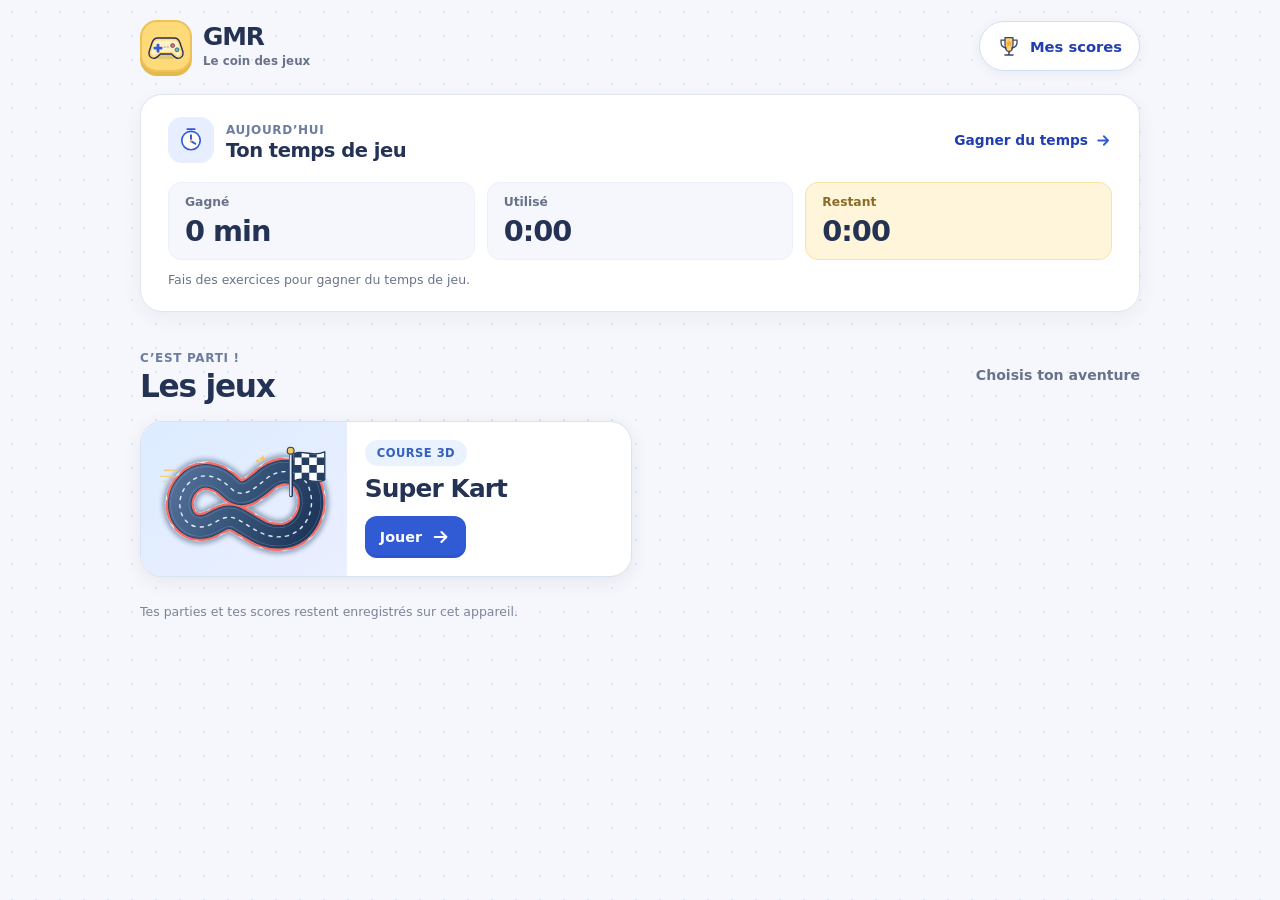
<file: index.html>
<!doctype html>
<html lang="fr">
  <head>
    <meta charset="utf-8">
    <meta name="viewport" content="width=device-width, initial-scale=1">
    <meta name="theme-color" content="#f6f7fc">
    <meta name="description" content="GMR : des petits jeux amusants à découvrir sur téléphone, tablette et ordinateur.">
    <title>GMR — Jeux</title>
    <link rel="stylesheet" href="./shared/site.css?v=20261114i">
    <script defer src="./games/catalog.js?v=20261114t"></script>
    <script defer src="./shared/game-state.js"></script>
    <script defer src="./shared/play-time.js?v=20261114b"></script>
    <script defer src="./shared/home.js?v=20261114t"></script>
    <script defer src="./shared/game-host.js?v=20261114-cache"></script>
  </head>
  <body class="home-body">
    <main class="page home-page">
      <header class="home-topbar">
        <a class="home-brand" href="./" aria-label="GMR, accueil">
          <span class="home-brand-mark">
            <img src="./shared/themes/classic-play/assets/gamepad.svg" alt="" width="36" height="36">
          </span>
          <span class="home-brand-text"><strong>GMR</strong><small>Le coin des jeux</small></span>
        </a>
        <a class="home-scores-link" href="./scores.html">
          <img src="./shared/themes/classic-play/assets/trophy.svg" alt="" width="24" height="24">
          <span>Mes scores</span>
        </a>
      </header>

      <section class="gmr-daily-panel" aria-labelledby="gmr-daily-title">
        <div class="daily-heading">
          <div class="daily-heading-title">
            <span class="daily-icon"><img src="./shared/themes/classic-play/assets/clock.svg" alt="" width="26" height="26"></span>
            <div>
              <span class="daily-eyebrow">Aujourd’hui</span>
              <h2 id="gmr-daily-title">Ton temps de jeu</h2>
            </div>
          </div>
          <a class="daily-link" href="/xfr1/">
            <span>Gagner du temps</span>
            <img src="./shared/themes/classic-play/assets/arrow-right.svg" alt="" width="17" height="17">
          </a>
        </div>
        <div id="gmr-daily-summary" class="daily-summary" role="status" aria-live="polite"></div>
      </section>

      <section class="home-games" aria-labelledby="games-title">
        <div class="games-heading">
          <div>
            <span class="section-eyebrow">C’est parti !</span>
            <h2 id="games-title">Les jeux</h2>
          </div>
          <p>Choisis ton aventure</p>
        </div>
        <div id="game-grid" class="game-grid"></div>
        <p id="empty-games" class="empty-state" hidden>De nouveaux jeux arrivent bientôt !</p>
        <noscript>Active JavaScript pour afficher la liste des jeux.</noscript>
      </section>

      <footer class="site-footer">Tes parties et tes scores restent enregistrés sur cet appareil.</footer>
    </main>
  </body>
</html>
</file>
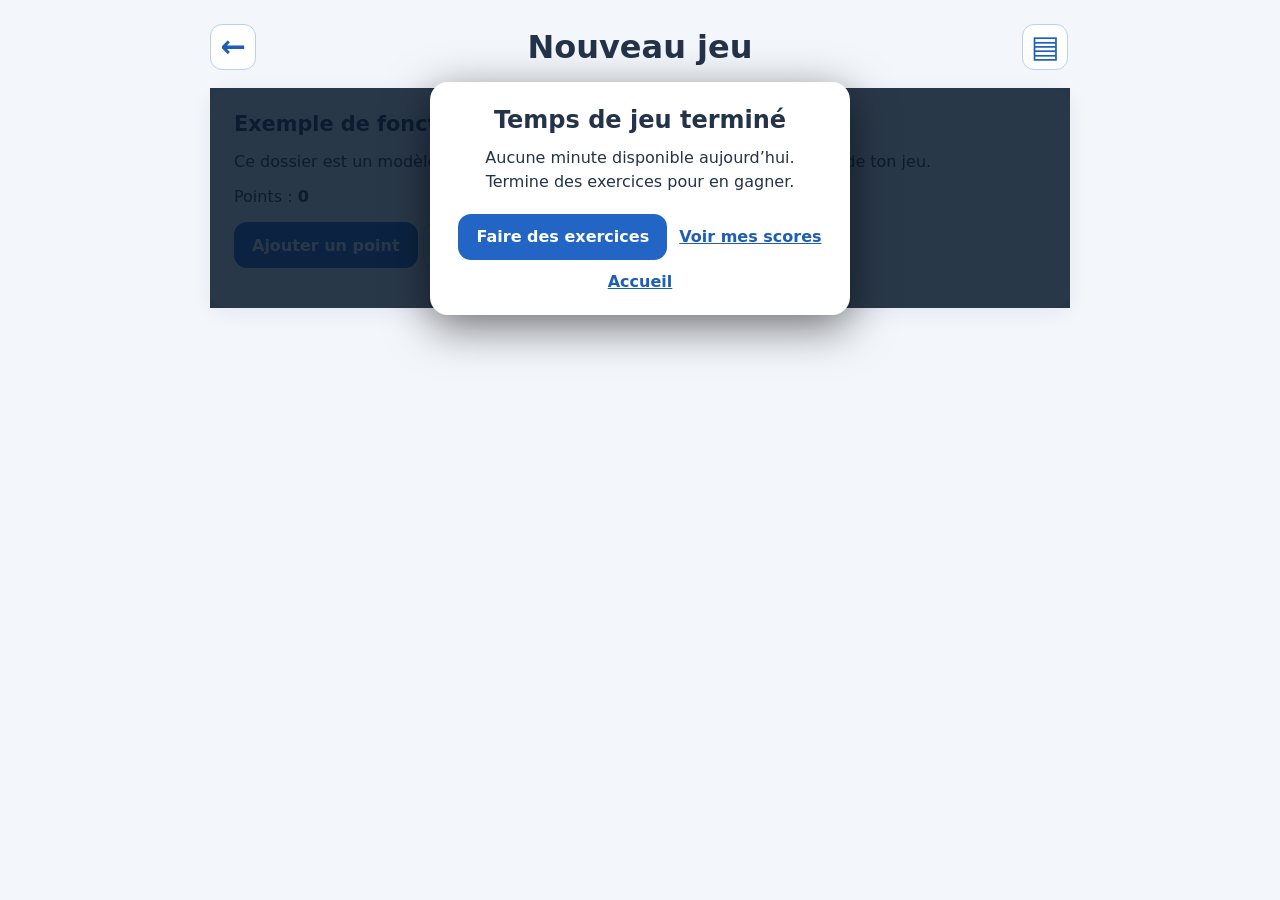
<file: games/_template/index.html>
<!doctype html>
<html lang="fr">
<head>
  <meta charset="utf-8">
  <meta name="viewport" content="width=device-width, initial-scale=1">
  <title>Nouveau jeu — GMR</title>
  <script>
    // The homepage refresh token is carried in the game URL. Apply the same
    // token to every CSS/JS asset, without changing script execution order.
    (() => {
      const fresh = new URLSearchParams(location.search).get("gmr-refresh")
        || String(Date.now());
      const resources = [
        ["style", "../../shared/site.css"],
        ["script", "../../games/catalog.js"],
        ["script", "../../shared/game-state.js"],
        ["script", "../../shared/scores.js"],
        ["script", "../../shared/play-time.js"],
        ["script", "../../shared/score-view.js"],
        ["script", "./game.js"],
      ];
      for (const [kind, file] of resources) {
        const url = new URL(file, location.href);
        url.searchParams.set("gmr-refresh", fresh);
        if (kind === "style") {
          document.write('<link rel="stylesheet" href="' + url.href + '">');
        } else {
          const attrs = kind === "module" ? 'type="module"' : 'defer';
          document.write('<scr' + 'ipt ' + attrs + ' src="' + url.href +
            '"></scr' + 'ipt>');
        }
      }
    })();
  </script>
</head>
<body>
  <main class="page">
    <nav class="page-header">
      <a class="icon-button" href="../../" aria-label="Accueil">←</a>
      <h1>Nouveau jeu</h1>
      <a class="icon-button" href="../../scores.html?game=game-id&amp;from=game-id" aria-label="Scores">▤</a>
    </nav>
    <section class="panel">
      <h2>Exemple de fonctionnement</h2>
      <p>Ce dossier est un modèle. Remplace ce jeu de démonstration par les règles de ton jeu.</p>
      <p>Points : <strong id="points">0</strong></p>
      <button class="button button-primary" id="add-point" type="button">Ajouter un point</button>
      <button class="button button-secondary" id="finish" type="button">Terminer la partie</button>
      <button class="button button-secondary" id="again" type="button" hidden>Rejouer</button>
      <p id="message" role="status"></p>
    </section>
  </main>
</body>
</html>
</file>
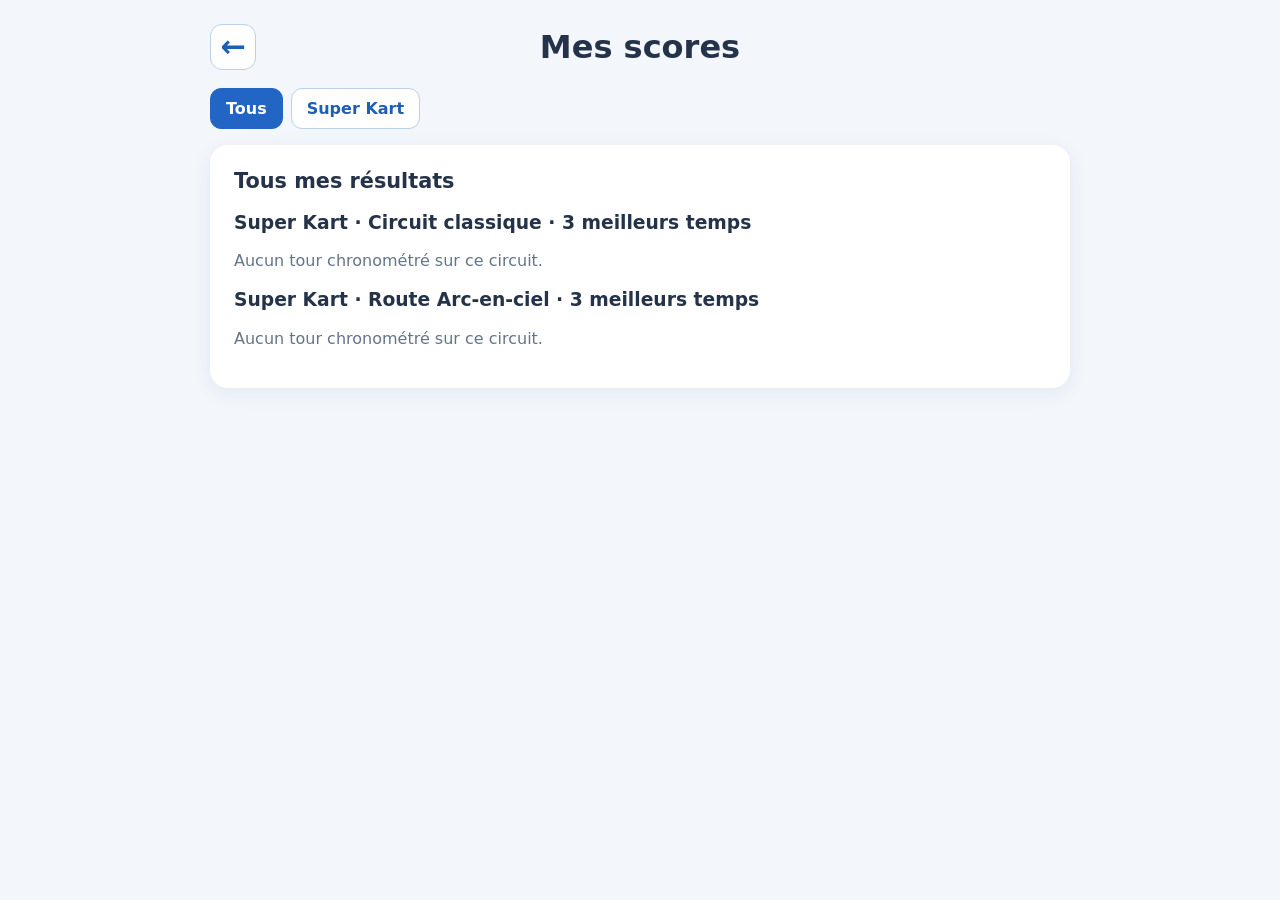
<file: scores.html>
<!doctype html>
<html lang="fr">
<head>
  <meta charset="utf-8">
  <meta name="viewport" content="width=device-width, initial-scale=1">
  <meta name="theme-color" content="#f3f6fb">
  <title>Mes scores — GMR</title>
  <link rel="stylesheet" href="./shared/site.css?v=20261114i">
  <script defer src="./games/catalog.js?v=20261114t"></script>
  <script defer src="./shared/app-confirm.js"></script>
  <script defer src="./shared/scores.js"></script>
  <script defer src="./shared/scores-page.js?v=20261114-cache"></script>
  <script defer src="./shared/game-host.js?v=20261114-cache"></script>
</head>
<body>
  <main class="page">
    <nav class="page-header" aria-label="Navigation">
      <a id="scores-back" class="icon-button" href="./" aria-label="Retour à l'accueil" title="Retour">←</a>
      <h1>Mes scores</h1>
      <span></span>
    </nav>
    <nav id="score-filters" class="filters" aria-label="Filtrer les scores"></nav>
    <section id="score-history" class="panel" aria-live="polite"></section>
  </main>
</body>
</html>
</file>
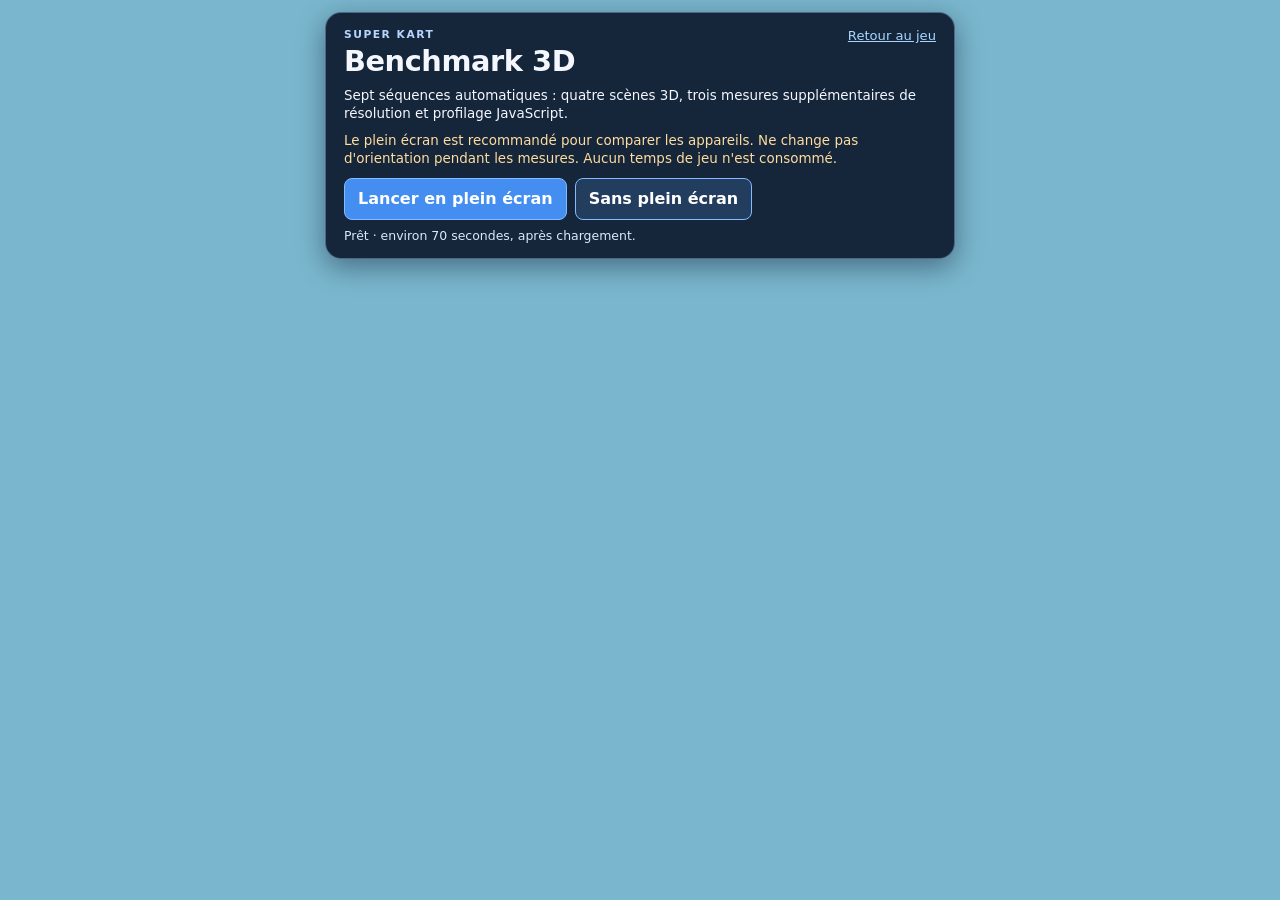
<file: games/gcv/benchmark.html>
<!doctype html>
<html lang="fr">
<head>
  <meta charset="utf-8">
  <meta name="viewport" content="width=device-width, initial-scale=1, viewport-fit=cover">
  <meta name="theme-color" content="#101b2c">
  <meta name="description" content="Profilage CPU et rendu 3D Super Kart sur téléphone et tablette.">
  <title>Benchmark 3D — Super Kart</title>
  <script>
    // The host refresh key changes whenever the GMR home or Scores page
    // reloads. Use it for every entry resource, not only for the iframe HTML.
    // This preserves the parser-inserted defer/module script loading order.
    (() => {
      const fresh = new URLSearchParams(location.search).get("gmr-refresh")
        || String(Date.now());
      const resources = [
      ["style", "./benchmark.css?v=20261115a"],
      ["script", "./track-generator.js?v=20261115a"],
      ["script", "./track-layout.js?v=20261115a"],
      ["script", "./scenery.js?v=20261115a"],
      ["script", "./barriers.js?v=20261115a"],
      ["script", "./track-progress.js?v=20261115a"],
      ["script", "./physics.js?v=20261115a"],
      ["script", "./ai-navigation.js?v=20261115a"],
      ["script", "./race.js?v=20261115a"],
      ["script", "./world-3d.js?v=20261115a"],
      ["script", "./opponent-vehicles.js?v=20261115a"],
      ["script", "./vehicles.js?v=20261115a"],
      ["script", "./rendering.js?v=20261115a"],
      ["script", "./visual-effects.js?v=20261115a"],
      ["script", "./benchmark-config.js?v=20261115a"],
      ["script", "./benchmark-display.js?v=20261115a"],
      ["script", "./benchmark-metrics.js?v=20261115a"],
      ["module", "./benchmark.js?v=20261115a"],
      ];
      for (const [kind, file] of resources) {
        const url = new URL(file, location.href);
        url.searchParams.set("gmr-refresh", fresh);
        if (kind === "style") {
          document.write('<link rel="stylesheet" href="' + url.href + '">');
        } else {
          const attrs = kind === "module" ? 'type="module"' : 'defer';
          document.write('<scr' + 'ipt ' + attrs + ' src="' + url.href +
            '"></scr' + 'ipt>');
        }
      }
    })();
  </script>
</head>
<body>
  <section id="benchmark-stage" class="benchmark-stage" aria-label="Scène 3D de mesure">
    <div id="benchmark-scene" class="benchmark-scene"></div>
  </section>
  <main class="benchmark-panel" id="benchmark-panel">
    <div class="benchmark-heading">
      <div><p class="benchmark-kicker">SUPER KART</p><h1>Benchmark 3D</h1></div>
      <a href="./index.html" class="benchmark-link">Retour au jeu</a>
    </div>
    <p class="benchmark-intro">Sept séquences automatiques : quatre scènes 3D, trois mesures supplémentaires de résolution et profilage JavaScript.</p>
    <p class="benchmark-instruction">Le plein écran est recommandé pour comparer les appareils. Ne change pas d'orientation pendant les mesures. Aucun temps de jeu n'est consommé.</p>
    <div class="benchmark-launch-actions">
      <button type="button" id="benchmark-start" class="benchmark-button">Lancer en plein écran</button>
      <button type="button" id="benchmark-windowed" class="benchmark-button benchmark-secondary">Sans plein écran</button>
    </div>
    <p id="benchmark-status" class="benchmark-status" role="status" aria-live="polite">Prêt · environ 70 secondes, après chargement.</p>
  </main>

  <section id="benchmark-results" class="benchmark-results" hidden aria-label="Résultats du benchmark">
    <header class="benchmark-results-header">
      <p class="benchmark-kicker">SUPER KART · BENCHMARK 3D</p>
      <h2>Rapport de performance</h2>
      <p id="benchmark-run-id" class="benchmark-device"></p>
    </header>
    <div class="benchmark-report-navigation">
      <strong id="benchmark-page-number">1 / 3</strong>
      <span>Une capture par page</span>
    </div>

    <section data-report-page="0" class="benchmark-report-page">
      <h3>1. Fluidité et rendu</h3>
      <p id="benchmark-viewport" class="benchmark-detail"></p>
      <p id="benchmark-capture-mode" class="benchmark-detail"></p>
      <div class="benchmark-table-container">
        <table class="benchmark-table">
          <thead>
            <tr><th scope="col">Scène</th><th scope="col">FPS</th><th scope="col">P95</th><th scope="col">P99</th><th scope="col">&gt;33%</th><th scope="col">Draws</th></tr>
          </thead>
          <tbody id="benchmark-overview-rows"></tbody>
        </table>
      </div>
      <p id="benchmark-baseline-detail" class="benchmark-detail"></p>
      <p class="benchmark-footnote">P95/P99 : intervalle entre images (ms). &gt;33% : pourcentage d'images au-delà de 33,34 ms. Draws : appels de dessin moyens. La synchronisation écran peut plafonner les FPS.</p>
    </section>

    <section data-report-page="1" class="benchmark-report-page" hidden>
      <h3>2. Profil JavaScript</h3>
      <p class="benchmark-detail">Temps en ms/image, mesuré avec performance.now().</p>
      <div class="benchmark-table-container">
        <table class="benchmark-table">
          <thead>
            <tr><th scope="col">Scène</th><th scope="col">JS moy.</th><th scope="col">JS P95</th><th scope="col">MàJ</th><th scope="col">WebGL</th></tr>
          </thead>
          <tbody id="benchmark-cpu-rows"></tbody>
        </table>
      </div>
      <h4>Détail des mises à jour (moy. ms)</h4>
      <div class="benchmark-table-container">
        <table class="benchmark-table">
          <thead>
            <tr><th scope="col">Scène</th><th scope="col">Trajet</th><th scope="col">IA</th><th scope="col">Véh.</th><th scope="col">FX+Cam</th></tr>
          </thead>
          <tbody id="benchmark-phase-rows"></tbody>
        </table>
      </div>
      <p class="benchmark-footnote">JS = parcours + IA + véhicule + effets + caméra + appel renderer.render(). WebGL = durée côté JavaScript de l'appel (peut attendre le pilote GPU), <strong>pas le temps GPU</strong>. Le HUD et la physique complète du jeu sont exclus.</p>
    </section>

    <section data-report-page="2" class="benchmark-report-page" hidden>
      <h3>3. Résolution et appareil</h3>
      <p class="benchmark-detail">Même course classique : seule la résolution interne change, puis retour à 100 %.</p>
      <div class="benchmark-table-container">
        <table class="benchmark-table">
          <thead>
            <tr><th scope="col">Qualité</th><th scope="col">Pixels</th><th scope="col">FPS</th><th scope="col">P95</th><th scope="col">&gt;33%</th></tr>
          </thead>
          <tbody id="benchmark-resolution-rows"></tbody>
        </table>
      </div>
      <p id="benchmark-resolution-note" class="benchmark-detail"></p>
      <h4>Matériel et initialisation</h4>
      <p id="benchmark-hardware" class="benchmark-detail"></p>
      <p id="benchmark-display-info" class="benchmark-detail"></p>
      <p id="benchmark-device" class="benchmark-user-agent"></p>
      <p id="benchmark-setup" class="benchmark-detail"></p>
      <p id="benchmark-method" class="benchmark-footnote"></p>
    </section>

    <nav class="benchmark-actions" aria-label="Pages du rapport">
      <button type="button" id="benchmark-prev" class="benchmark-button benchmark-secondary" hidden>Précédent</button>
      <button type="button" id="benchmark-next" class="benchmark-button">Page suivante</button>
      <div id="benchmark-end-actions" class="benchmark-end-actions" hidden>
        <button type="button" id="benchmark-copy" class="benchmark-button">Copier JSON</button>
        <button type="button" id="benchmark-restart" class="benchmark-button benchmark-secondary">Relancer</button>
      </div>
      <button type="button" id="benchmark-exit-fullscreen" class="benchmark-button benchmark-secondary" hidden>Quitter plein écran</button>
    </nav>
    <p id="benchmark-copy-status" class="benchmark-status" role="status" aria-live="polite"></p>
    <a href="./index.html" class="benchmark-results-link">Retour à Super Kart</a>
  </section>
</body>
</html>
</file>
<file: shared/site.css>
/* Entrée stable du site : styles communs, puis thème de l'accueil.
 * Chaque jeu charge ensuite son propre CSS, sans dépendance au thème.
 */
@import url("./styles/base.css");
@import url("./styles/components.css");
@import url("./styles/game-host.css");
@import url("./styles/home.css");
@import url("./styles/scores.css");
@import url("./styles/play-time.css");
@import url("./themes/classic-play/theme.css");
@import url("./themes/classic-play/home.css");
</file>
